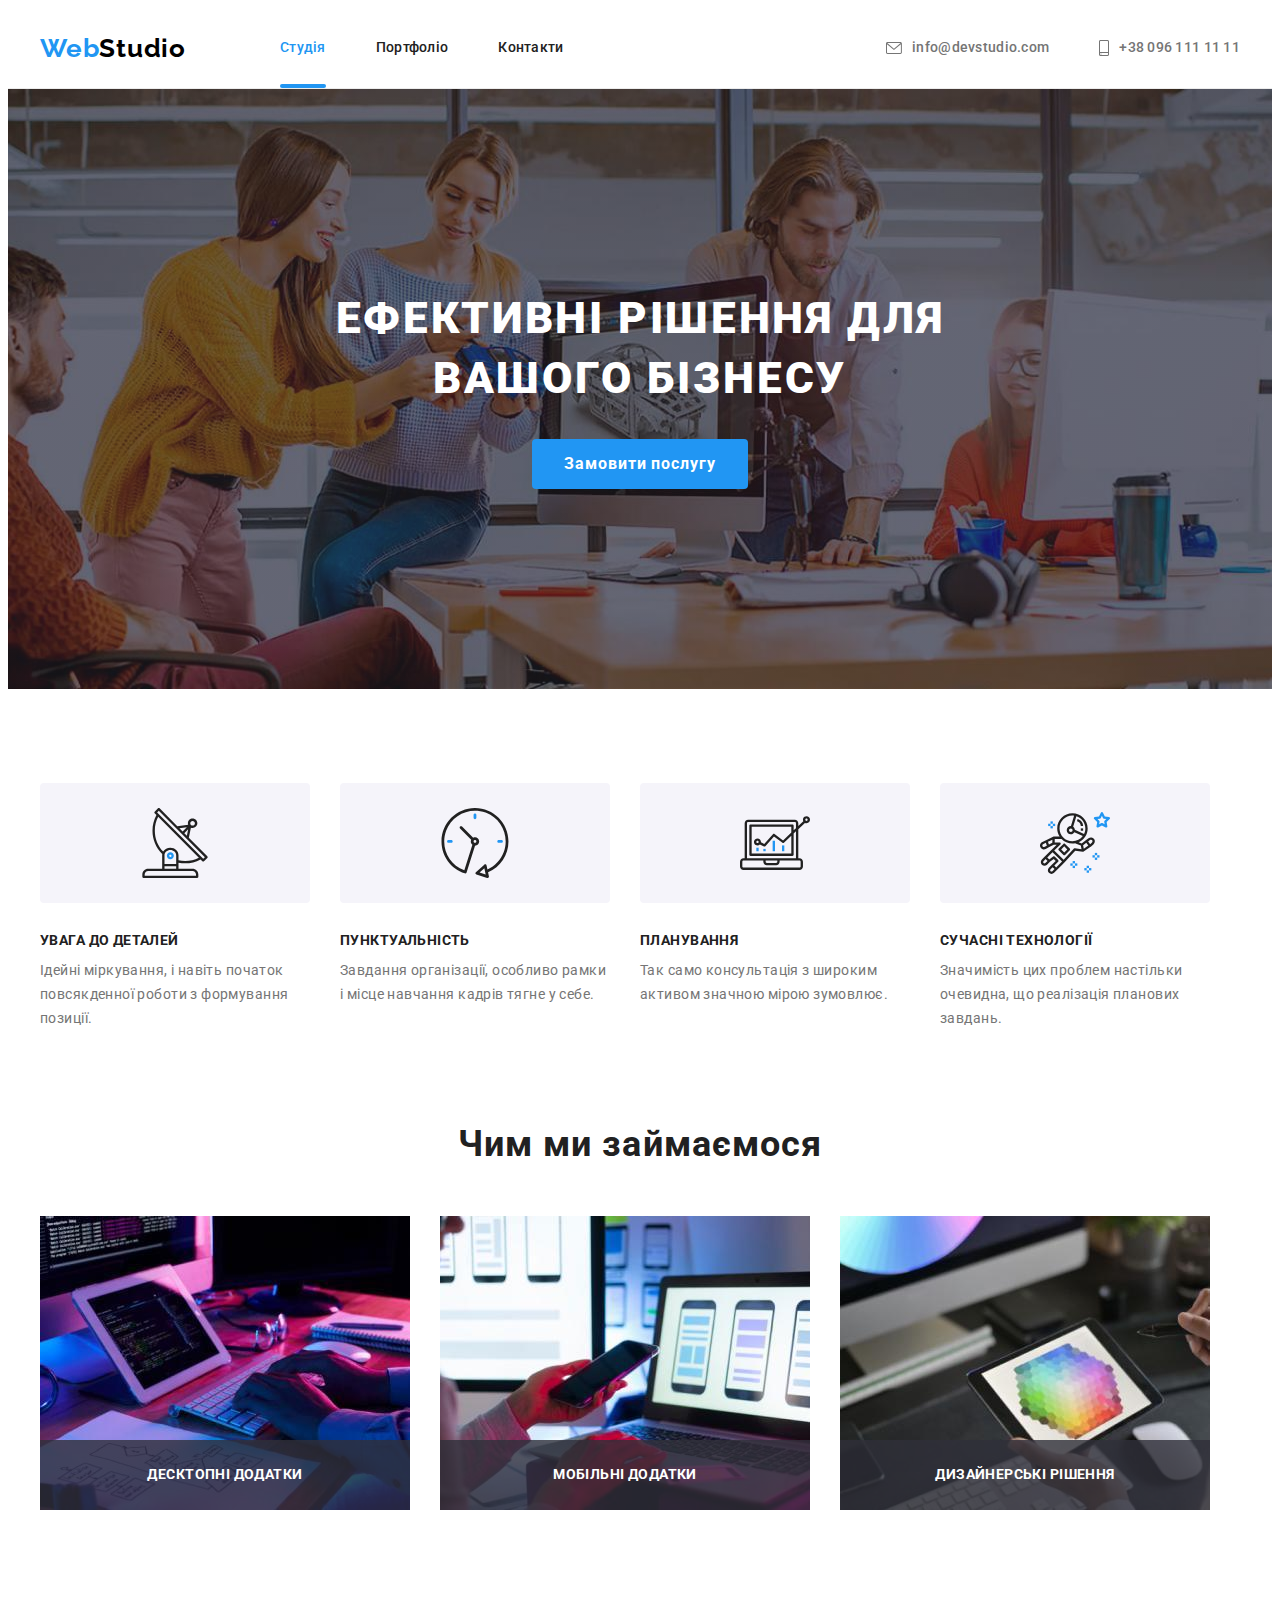
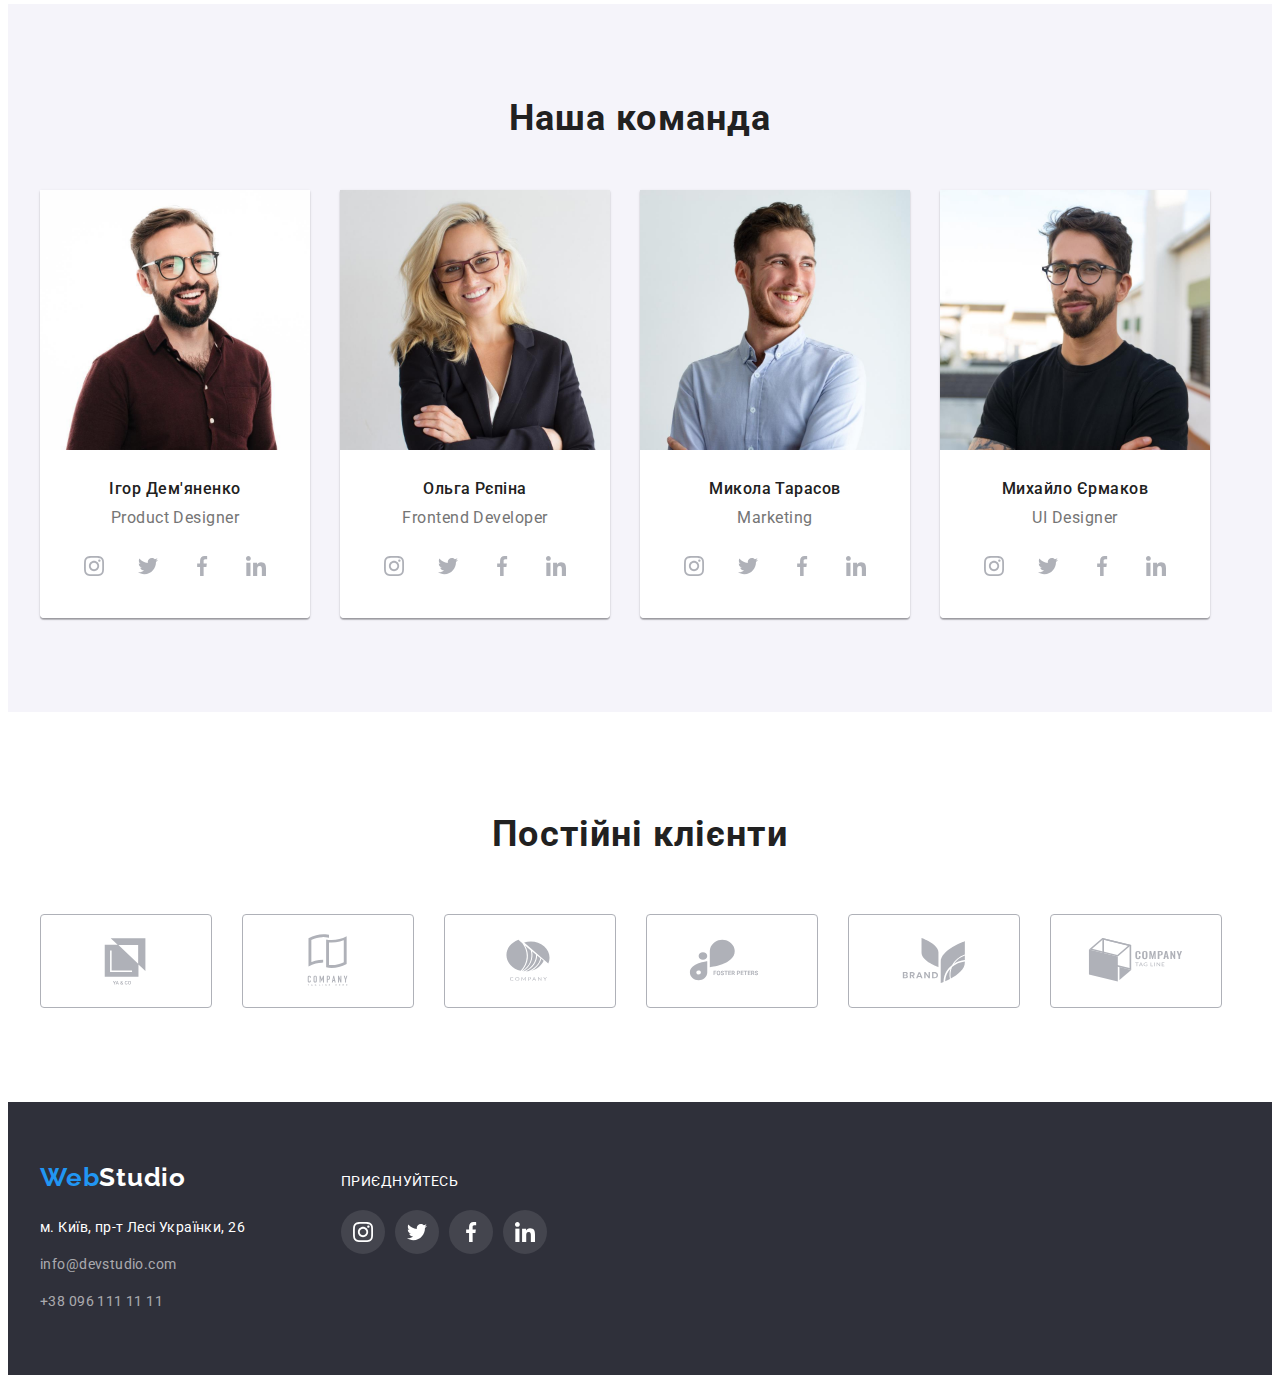
<file: index.html>
<!DOCTYPE html>
<html lang="ru">
  <head>
    <meta charset="UTF-8" />
    <meta http-equiv="X-UA-Compatible" content="IE=edge" />
    <meta name="viewport" content="width=device-width, initial-scale=1.0" />
    <link rel="preconnect" href="https://fonts.googleapis.com" />
    <link rel="preconnect" href="https://fonts.gstatic.com" crossorigin />
    <link
      href="https://fonts.googleapis.com/css2?family=Raleway:wght@700&family=Roboto:wght@400;500;700;900&display=swap"
      rel="stylesheet"
    />
    <link
      rel="stylesheet"
      href="https://cdnjs.cloudflare.com/ajax/libs/modern-normalize/1.1.0/modern-normalize.min.css"
      integrity="sha512-wpPYUAdjBVSE4KJnH1VR1HeZfpl1ub8YT/NKx4PuQ5NmX2tKuGu6U/JRp5y+Y8XG2tV+wKQpNHVUX03MfMFn9Q=="
      crossorigin="anonymous"
      referrerpolicy="no-referrer"
    />
    <link rel="stylesheet" href="./css/styles.css" />
    <title>WebStudio</title>
  </head>
  <body>
    <!-- header -->
    <header class="header">
      <div class="container">
        <a class="header-logo link" href="./index.html"><span>Web</span>Studio</a>
        <!-- nav -->
        <nav class="nav">
          <ul class="nav-list list">
            <li class="nav-item">
              <a class="nav-link link active-page" href="./index.html">Студія</a>
            </li>

            <li class="nav-item">
              <a class="nav-link link" href="./portfolio.html">Портфоліо</a>
            </li>

            <li class="nav-item">
              <a class="nav-link link" href="">Контакти</a>
            </li>
          </ul>
        </nav>
        <ul class="auth-list list">
          <li class="auth-item">
            <a class="auth-link link" href="mailto:info@devstudio.com">
              <svg class="auth-icon" width="16" height="12">
                <use href="./images/icons.svg#icon-envelope"></use>
              </svg>
              info@devstudio.com</a
            >
          </li>

          <li class="auth-item">
            <a class="auth-link link" href="tel:+380961111111">
              <svg class="auth-icon" width="10" height="16">
                <use href="./images/icons.svg#icon-smartphone"></use>
              </svg>
              +38 096 111 11 11</a
            >
          </li>
        </ul>
      </div>
    </header>
    <main>
      <!-- section hero -->
      <section class="hero">
        <div class="container">
          <h1 class="hero-title">Ефективні рішення для вашого бізнесу</h1>
          <button class="hero-btn" data-modal-open type="button">Замовити послугу</button>
        </div>
      </section>
      <!-- section our priorities -->
      <section class="priorities">
        <div class="container">
          <ul class="priorities-list list">
            <li class="priorities-item">
              <div class="priorities-bg-icons">
                <svg width="70" height="70">
                  <use href="./images/icons.svg#icon-antenna"></use>
                </svg>
              </div>
              <h3 class="priorities-title">УВАГА ДО ДЕТАЛЕЙ</h3>
              <p class="priorities-text">
                Ідейні міркування, і навіть початок повсякденної роботи з формування позиції.
              </p>
            </li>

            <li class="priorities-item">
              <div class="priorities-bg-icons">
                <svg width="70" height="70">
                  <use href="./images/icons.svg#icon-clock"></use>
                </svg>
              </div>
              <h3 class="priorities-title">ПУНКТУАЛЬНІСТЬ</h3>
              <p class="priorities-text">
                Завдання організації, особливо рамки і місце навчання кадрів тягне у себе.
              </p>
            </li>

            <li class="priorities-item">
              <div class="priorities-bg-icons">
                <svg width="70" height="70">
                  <use href="./images/icons.svg#icon-diagram"></use>
                </svg>
              </div>
              <h3 class="priorities-title">ПЛАНУВАННЯ</h3>
              <p class="priorities-text">
                Так само консультація з широким активом значною мірою зумовлює.
              </p>
            </li>

            <li class="priorities-item">
              <div class="priorities-bg-icons">
                <svg width="70" height="70">
                  <use href="./images/icons.svg#icon-astronaut"></use>
                </svg>
              </div>
              <h3 class="priorities-title">СУЧАСНІ ТЕХНОЛОГІЇ</h3>
              <p class="priorities-text">
                Значимість цих проблем настільки очевидна, що реалізація планових завдань.
              </p>
            </li>
          </ul>
        </div>
      </section>
      <!-- section our works -->
      <section class="works">
        <div class="container">
          <h2 class="works-title">Чим ми займаємося</h2>
          <ul class="works-list list">
            <li class="works-item">
              <img class="works-img" src="./images/img1.jpg" alt="desctop codding" width="370" />
              <h3 class="works-type">Десктопні додатки</h3>
            </li>

            <li class="works-item">
              <img class="works-img" src="./images/img2.jpg" alt="modile codding" width="370" />
              <h3 class="works-type">Мобільні додатки</h3>
            </li>

            <li class="works-item">
              <img class="works-img" src="./images/img3.jpg" alt="graffic design" width="370" />
              <h3 class="works-type">Дизайнерські рішення</h3>
            </li>
          </ul>
        </div>
      </section>
      <!-- section our team -->
      <section class="team">
        <div class="container">
          <h2 class="team-title">Наша команда</h2>
          <ul class="team-list list">
            <li class="team-item">
              <img
                class="team-img"
                src="./images/img4.jpg"
                alt="Ігор Дем'яненко"
                width="270"
                height="260"
              />
              <div class="team-people">
                <h3 class="team-name">Ігор Дем'яненко</h3>
                <p class="team-position">Product Designer</p>
                <ul class="team-soc-icon-list list">
                  <li class="team-soc-icon-item">
                    <svg width="20" height="20">
                      <use href="./images/icons.svg#icon-instagram"></use>
                    </svg>
                  </li>

                  <li class="team-soc-icon-item">
                    <svg width="20" height="20">
                      <use href="./images/icons.svg#icon-twitter"></use>
                    </svg>
                  </li>

                  <li class="team-soc-icon-item">
                    <svg width="20" height="20">
                      <use href="./images/icons.svg#icon-facebook"></use>
                    </svg>
                  </li>

                  <li class="team-soc-icon-item">
                    <svg width="20" height="20">
                      <use href="./images/icons.svg#icon-linkedin"></use>
                    </svg>
                  </li>
                </ul>
              </div>
            </li>

            <li class="team-item">
              <img
                class="team-img"
                src="./images/img5.jpg"
                alt="Ольга Рєпіна"
                width="270"
                height="260"
              />
              <div class="team-people">
                <h3 class="team-name">Ольга Рєпіна</h3>
                <p class="team-position">Frontend Developer</p>
                <ul class="team-soc-icon-list list">
                  <li class="team-soc-icon-item">
                    <svg width="20" height="20">
                      <use href="./images/icons.svg#icon-instagram"></use>
                    </svg>
                  </li>

                  <li class="team-soc-icon-item">
                    <svg width="20" height="20">
                      <use href="./images/icons.svg#icon-twitter"></use>
                    </svg>
                  </li>

                  <li class="team-soc-icon-item">
                    <svg width="20" height="20">
                      <use href="./images/icons.svg#icon-facebook"></use>
                    </svg>
                  </li>

                  <li class="team-soc-icon-item">
                    <svg width="20" height="20">
                      <use href="./images/icons.svg#icon-linkedin"></use>
                    </svg>
                  </li>
                </ul>
              </div>
            </li>

            <li class="team-item">
              <img
                class="team-img"
                src="./images/img6.jpg"
                alt="Микола Тарасов"
                width="270"
                height="260"
              />
              <div class="team-people">
                <h3 class="team-name">Микола Тарасов</h3>
                <p class="team-position">Marketing</p>
                <ul class="team-soc-icon-list list">
                  <li class="team-soc-icon-item">
                    <svg width="20" height="20">
                      <use href="./images/icons.svg#icon-instagram"></use>
                    </svg>
                  </li>

                  <li class="team-soc-icon-item">
                    <svg width="20" height="20">
                      <use href="./images/icons.svg#icon-twitter"></use>
                    </svg>
                  </li>

                  <li class="team-soc-icon-item">
                    <svg width="20" height="20">
                      <use href="./images/icons.svg#icon-facebook"></use>
                    </svg>
                  </li>

                  <li class="team-soc-icon-item">
                    <svg width="20" height="20">
                      <use href="./images/icons.svg#icon-linkedin"></use>
                    </svg>
                  </li>
                </ul>
              </div>
            </li>

            <li class="team-item">
              <img
                class="team-img"
                src="./images/img7.jpg"
                alt="Михайло Єрмаков"
                width="270"
                height="260"
              />
              <div class="team-people">
                <h3 class="team-name">Михайло Єрмаков</h3>
                <p class="team-position">UI Designer</p>
                <ul class="team-soc-icon-list list">
                  <li class="team-soc-icon-item">
                    <svg width="20" height="20">
                      <use href="./images/icons.svg#icon-instagram"></use>
                    </svg>
                  </li>

                  <li class="team-soc-icon-item">
                    <svg width="20" height="20">
                      <use href="./images/icons.svg#icon-twitter"></use>
                    </svg>
                  </li>

                  <li class="team-soc-icon-item">
                    <svg width="20" height="20">
                      <use href="./images/icons.svg#icon-facebook"></use>
                    </svg>
                  </li>

                  <li class="team-soc-icon-item">
                    <svg width="20" height="20">
                      <use href="./images/icons.svg#icon-linkedin"></use>
                    </svg>
                  </li>
                </ul>
              </div>
            </li>
          </ul>
        </div>
      </section>
      <section class="clients">
        <div class="container">
          <h2 class="clients-title">Постійні клієнти</h2>
          <ul class="clients-list list">
            <li class="clients-item">
              <a class="clients-link" href="">
                <svg width="106" height="60">
                  <use href="./images/icons.svg#icon-Logo-1"></use>
                </svg>
              </a>
            </li>

            <li class="clients-item">
              <a class="clients-link" href="">
                <svg width="106" height="60">
                  <use href="./images/icons.svg#icon-Logo-2"></use>
                </svg>
              </a>
            </li>

            <li class="clients-item">
              <a class="clients-link" href="">
                <svg width="106" height="60">
                  <use href="./images/icons.svg#icon-Logo-3"></use>
                </svg>
              </a>
            </li>

            <li class="clients-item">
              <a class="clients-link" href="">
                <svg width="106" height="60">
                  <use href="./images/icons.svg#icon-Logo-4"></use>
                </svg>
              </a>
            </li>

            <li class="clients-item">
              <a class="clients-link" href="">
                <svg width="106" height="60">
                  <use href="./images/icons.svg#icon-Logo-5"></use>
                </svg>
              </a>
            </li>

            <li class="clients-item">
              <a class="clients-link" href="">
                <svg width="106" height="60">
                  <use href="./images/icons.svg#icon-Logo-6"></use>
                </svg>
              </a>
            </li>
          </ul>
        </div>
      </section>
    </main>
    <!-- footer -->
    <footer class="footer">
      <div class="container">
        <div class="footer-div-1">
          <a class="footer-logo link" href="./index.html"><span>Web</span>Studio</a>
          <address class="address">
            <ul class="address-list list">
              <li class="address-item">
                <a
                  class="address-google link"
                  href="https://goo.gl/maps/LjBzuskVFtywndPZ7"
                  target="_blank"
                  rel="noopener noreferrer nofollow"
                  >м. Київ, пр-т Лесі Українки, 26</a
                >
              </li>

              <li class="address-item">
                <a class="address-mail link" href="mailto:info@devstudio.com">info@devstudio.com</a>
              </li>

              <li class="address-item">
                <a class="address-tel link" href="tel:+380961111111">+38 096 111 11 11</a>
              </li>
            </ul>
          </address>
        </div>
        <div class="footer-div-2">
          <p>приєднуйтесь</p>
          <ul class="footer-soc-list list">
            <li class="footer-soc-item">
              <a href="" class="footer-soc-link">
                <svg width="20" height="20">
                  <use href="./images/icons.svg#icon-instagram"></use>
                </svg>
              </a>
            </li>

            <li class="footer-soc-item">
              <a href="" class="footer-soc-link">
                <svg width="20" height="20">
                  <use href="./images/icons.svg#icon-twitter"></use>
                </svg>
              </a>
            </li>

            <li class="footer-soc-item">
              <a href="" class="footer-soc-link">
                <svg width="20" height="20">
                  <use href="./images/icons.svg#icon-facebook"></use>
                </svg>
              </a>
            </li>

            <li class="footer-soc-item">
              <a href="" class="footer-soc-link">
                <svg width="20" height="20">
                  <use href="./images/icons.svg#icon-linkedin"></use>
                </svg>
              </a>
            </li>
          </ul>
        </div>
      </div>
    </footer>
    <div class="backdrop is-hidden" data-modal>
      <div class="modal">
        <button class="modal-btn-close" data-modal-close type="button">
          <svg class="modal-close-icon" width="18" height="18">
            <use href="./images/icons.svg#icon-close-black"></use>
          </svg>
        </button>
      </div>
    </div>
    <script src="./js/modal.js"></script>
  </body>
</html>
</file>
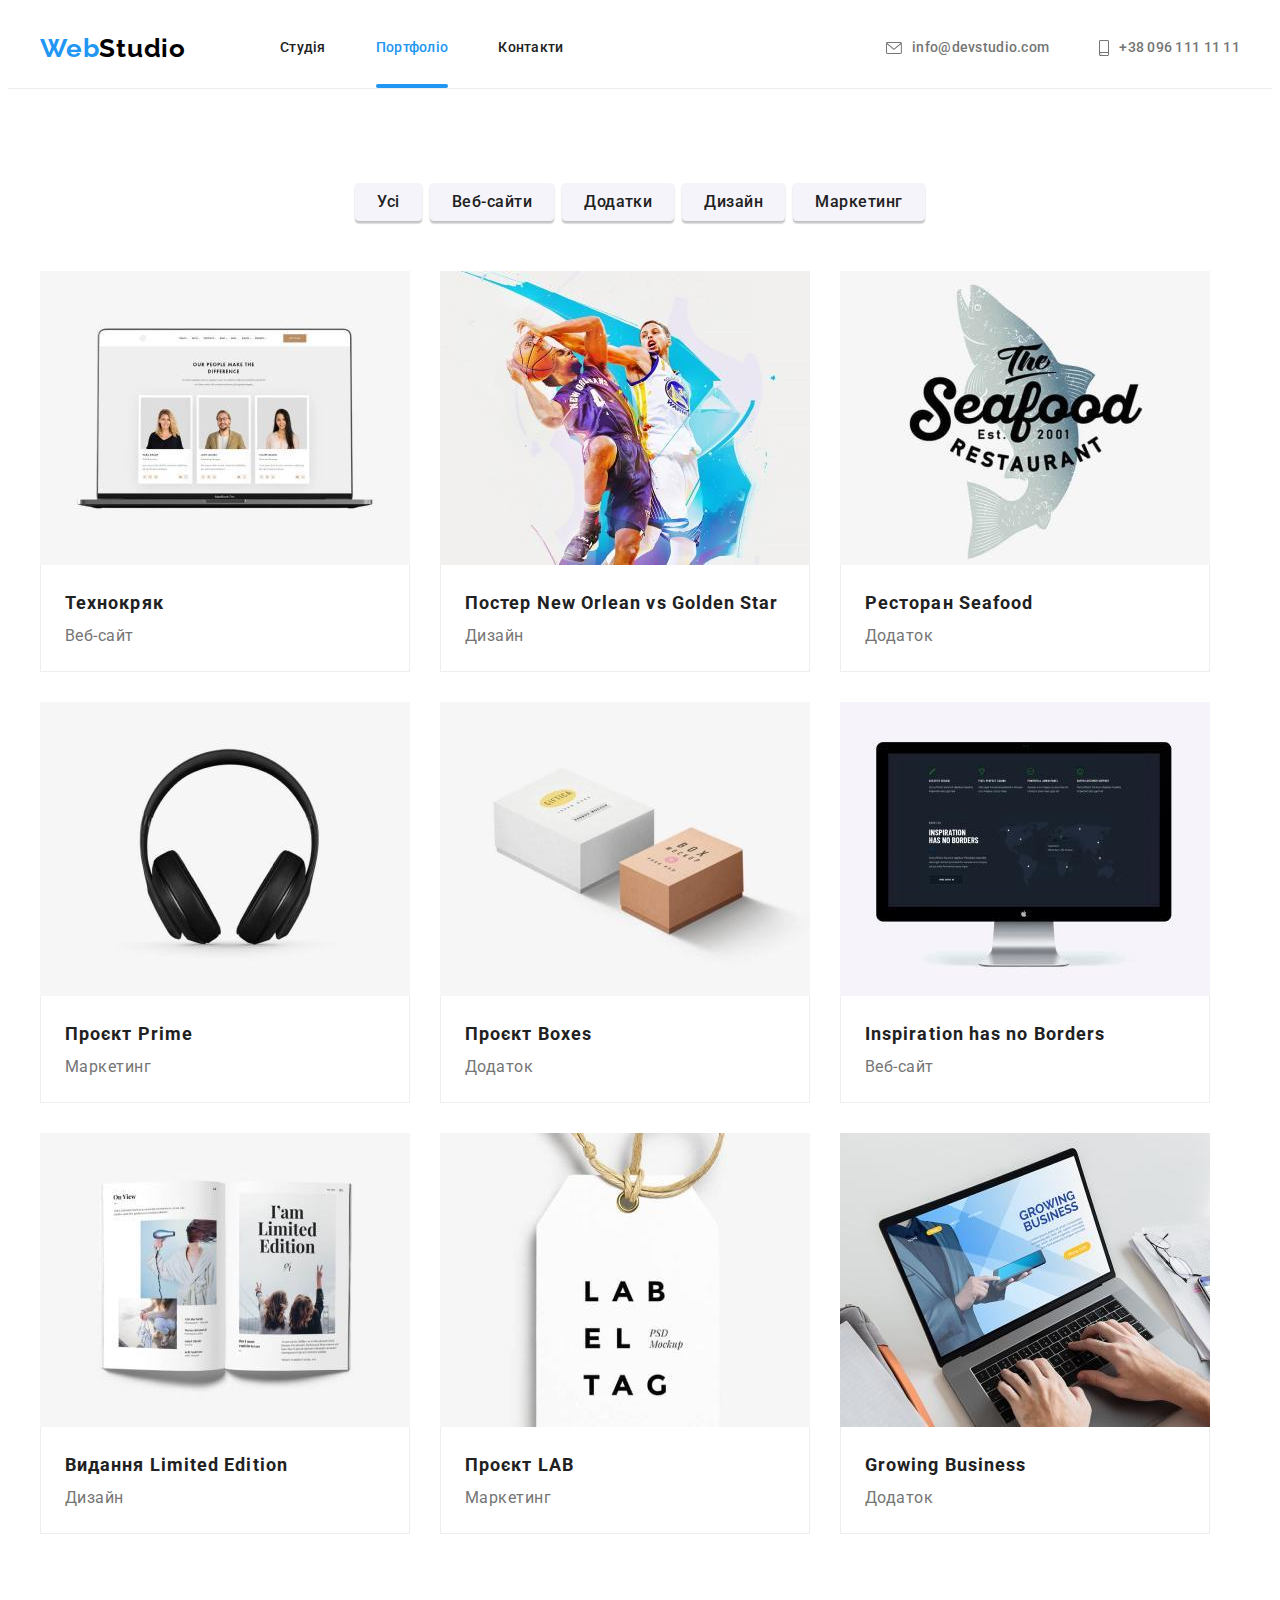
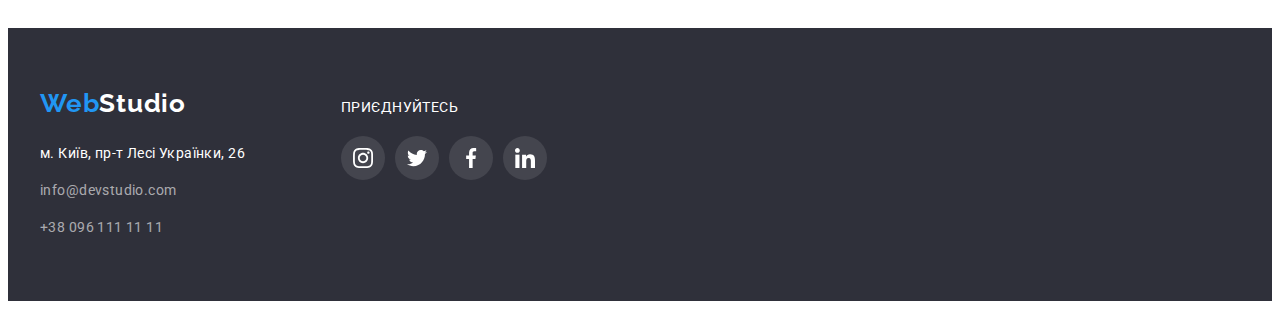
<file: portfolio.html>
<!DOCTYPE html>
<html lang="en">
  <head>
    <meta charset="UTF-8" />
    <meta http-equiv="X-UA-Compatible" content="IE=edge" />
    <meta name="viewport" content="width=device-width, initial-scale=1.0" />
    <link rel="preconnect" href="https://fonts.googleapis.com" />
    <link rel="preconnect" href="https://fonts.gstatic.com" crossorigin />
    <link
      href="https://fonts.googleapis.com/css2?family=Raleway:wght@700&family=Roboto:wght@400;500;700;900&display=swap"
      rel="stylesheet"
    />
    <link
      rel="stylesheet"
      href="https://cdnjs.cloudflare.com/ajax/libs/modern-normalize/1.1.0/modern-normalize.min.css"
      integrity="sha512-wpPYUAdjBVSE4KJnH1VR1HeZfpl1ub8YT/NKx4PuQ5NmX2tKuGu6U/JRp5y+Y8XG2tV+wKQpNHVUX03MfMFn9Q=="
      crossorigin="anonymous"
      referrerpolicy="no-referrer"
    />
    <link rel="stylesheet" href="./css/styles.css" />
    <title>WebStudio</title>
  </head>
  <body>
    <!-- header -->
    <header class="header">
      <div class="container">
        <a class="header-logo link" href="./index.html"><span>Web</span>Studio</a>
        <!-- nav -->
        <nav class="nav">
          <ul class="nav-list list">
            <li class="nav-item">
              <a class="nav-link link" href="./index.html">Студія</a>
            </li>

            <li class="nav-item">
              <a class="nav-link link active-page" href="./portfolio.html">Портфоліо</a>
            </li>

            <li class="nav-item">
              <a class="nav-link link" href="">Контакти</a>
            </li>
          </ul>
        </nav>
        <ul class="auth-list list">
          <li class="auth-item">
            <a class="auth-link link" href="mailto:info@devstudio.com">
              <svg class="auth-icon" width="16" height="12">
                <use href="./images/icons.svg#icon-envelope"></use>
              </svg>
              info@devstudio.com</a
            >
          </li>

          <li class="auth-item">
            <a class="auth-link link" href="tel:+380961111111">
              <svg class="auth-icon" width="10" height="16">
                <use href="./images/icons.svg#icon-smartphone"></use>
              </svg>
              +38 096 111 11 11</a
            >
          </li>
        </ul>
      </div>
    </header>
    <main>
      <!-- section portfolio -->
      <section class="portfolio">
        <div class="container">
          <h1 class="portfolio-header visually-hidden">Portfolio</h1>
          <ul class="portfolio-filter list">
            <li class="portfolio-filter-item">
              <button class="portfolio-btn" type="button">Усі</button>
            </li>

            <li class="portfolio-filter-item">
              <button class="portfolio-btn" type="button">Веб-сайти</button>
            </li>

            <li class="portfolio-filter-item">
              <button class="portfolio-btn" type="button">Додатки</button>
            </li>

            <li class="portfolio-filter-item">
              <button class="portfolio-btn" type="button">Дизайн</button>
            </li>

            <li class="portfolio-filter-item">
              <button class="portfolio-btn" type="button">Маркетинг</button>
            </li>
          </ul>

          <ul class="portfolio-project-list list">
            <li class="project-item">
              <a class="project-link link" href="">
                <div class="project-wrap">
                  <img
                    class="project-img"
                    src="./images/img8.jpg"
                    alt="Технокряк"
                    width="370"
                    height="294"
                  />
                  <p class="project-wrap-text">
                    Ресурс пропонує комплексні пропозиції з різним рівнем функціоналу та сервісів.
                    Все це дозволить відвідувачу отримати вичерпні відомості про компанію чи
                    приватну особу.
                  </p>
                </div>
                <div class="project-card-text">
                  <h2 class="project-title">Технокряк</h2>
                  <p class="project-text">Веб-сайт</p>
                </div>
              </a>
            </li>

            <li class="project-item">
              <a class="project-link link" href="">
                <div class="project-wrap">
                  <img
                    class="project-img"
                    src="./images/img9.jpg"
                    alt="Постер New Orlean vs Golden Star"
                    width="370"
                    height="294"
                  />
                  <p class="project-wrap-text">
                    Ресурс пропонує комплексні пропозиції з різним рівнем функціоналу та сервісів.
                    Все це дозволить відвідувачу отримати вичерпні відомості про компанію чи
                    приватну особу.
                  </p>
                </div>
                <div class="project-card-text">
                  <h2 class="project-title">Постер New Orlean vs Golden Star</h2>
                  <p class="project-text">Дизайн</p>
                </div>
              </a>
            </li>

            <li class="project-item">
              <a class="project-link link" href="">
                <div class="project-wrap">
                  <img
                    class="project-img"
                    src="./images/img10.jpg"
                    alt="Ресторан Seafood"
                    width="370"
                    height="294"
                  />
                  <p class="project-wrap-text">
                    Ресурс пропонує комплексні пропозиції з різним рівнем функціоналу та сервісів.
                    Все це дозволить відвідувачу отримати вичерпні відомості про компанію чи
                    приватну особу.
                  </p>
                </div>
                <div class="project-card-text">
                  <h2 class="project-title">Ресторан Seafood</h2>
                  <p class="project-text">Додаток</p>
                </div>
              </a>
            </li>

            <li class="project-item">
              <a class="project-link link" href="">
                <div class="project-wrap">
                  <img
                    class="project-img"
                    src="./images/img11.jpg"
                    alt="Проєкт Prime"
                    width="370"
                    height="294"
                  />
                  <p class="project-wrap-text">
                    Ресурс пропонує комплексні пропозиції з різним рівнем функціоналу та сервісів.
                    Все це дозволить відвідувачу отримати вичерпні відомості про компанію чи
                    приватну особу.
                  </p>
                </div>
                <div class="project-card-text">
                  <h2 class="project-title">Проєкт Prime</h2>
                  <p class="project-text">Маркетинг</p>
                </div>
              </a>
            </li>

            <li class="project-item">
              <a class="project-link link" href="">
                <div class="project-wrap">
                  <img
                    class="project-img"
                    src="./images/img12.jpg"
                    alt="Проєкт Boxes"
                    width="370"
                    height="294"
                  />
                  <p class="project-wrap-text">
                    Ресурс пропонує комплексні пропозиції з різним рівнем функціоналу та сервісів.
                    Все це дозволить відвідувачу отримати вичерпні відомості про компанію чи
                    приватну особу.
                  </p>
                </div>
                <div class="project-card-text">
                  <h2 class="project-title">Проєкт Boxes</h2>
                  <p class="project-text">Додаток</p>
                </div>
              </a>
            </li>

            <li class="project-item">
              <a class="project-link link" href="">
                <div class="project-wrap">
                  <img
                    class="project-img"
                    src="./images/img13.jpg"
                    alt="Inspiration has no Borders"
                    width="370"
                    height="294"
                  />
                  <p class="project-wrap-text">
                    Ресурс пропонує комплексні пропозиції з різним рівнем функціоналу та сервісів.
                    Все це дозволить відвідувачу отримати вичерпні відомості про компанію чи
                    приватну особу.
                  </p>
                </div>
                <div class="project-card-text">
                  <h2 class="project-title">Inspiration has no Borders</h2>
                  <p class="project-text">Веб-сайт</p>
                </div>
              </a>
            </li>

            <li class="project-item">
              <a class="project-link link" href="">
                <div class="project-wrap">
                  <img
                    class="project-img"
                    src="./images/img14.jpg"
                    alt="Видання Limited Edition"
                    width="370"
                    height="294"
                  />
                  <p class="project-wrap-text">
                    Ресурс пропонує комплексні пропозиції з різним рівнем функціоналу та сервісів.
                    Все це дозволить відвідувачу отримати вичерпні відомості про компанію чи
                    приватну особу.
                  </p>
                </div>
                <div class="project-card-text">
                  <h2 class="project-title">Видання Limited Edition</h2>
                  <p class="project-text">Дизайн</p>
                </div>
              </a>
            </li>

            <li class="project-item">
              <a class="project-link link" href="">
                <div class="project-wrap">
                  <img
                    class="project-img"
                    src="./images/img15.jpg"
                    alt="Проєкт LAB"
                    width="370"
                    height="294"
                  />
                  <p class="project-wrap-text">
                    Ресурс пропонує комплексні пропозиції з різним рівнем функціоналу та сервісів.
                    Все це дозволить відвідувачу отримати вичерпні відомості про компанію чи
                    приватну особу.
                  </p>
                </div>
                <div class="project-card-text">
                  <h2 class="project-title">Проєкт LAB</h2>
                  <p class="project-text">Маркетинг</p>
                </div>
              </a>
            </li>

            <li class="project-item">
              <a class="project-link link" href="">
                <div class="project-wrap">
                  <img
                    class="project-img"
                    src="./images/img16.jpg"
                    alt="Growing Business"
                    width="370"
                    height="294"
                  />
                  <p class="project-wrap-text">
                    Ресурс пропонує комплексні пропозиції з різним рівнем функціоналу та сервісів.
                    Все це дозволить відвідувачу отримати вичерпні відомості про компанію чи
                    приватну особу.
                  </p>
                </div>
                <div class="project-card-text">
                  <h2 class="project-title">Growing Business</h2>
                  <p class="project-text">Додаток</p>
                </div>
              </a>
            </li>
          </ul>
        </div>
      </section>
    </main>
    <!-- footer -->
    <footer class="footer">
      <div class="container">
        <div class="footer-div-1">
          <a class="footer-logo link" href="./index.html"><span>Web</span>Studio</a>
          <address class="address">
            <ul class="address-list list">
              <li class="address-item">
                <a
                  class="address-google link"
                  href="https://goo.gl/maps/LjBzuskVFtywndPZ7"
                  target="_blank"
                  rel="noopener noreferrer nofollow"
                  >м. Київ, пр-т Лесі Українки, 26</a
                >
              </li>

              <li class="address-item">
                <a class="address-mail link" href="mailto:info@devstudio.com">info@devstudio.com</a>
              </li>

              <li class="address-item">
                <a class="address-tel link" href="tel:+380961111111">+38 096 111 11 11</a>
              </li>
            </ul>
          </address>
        </div>
        <div class="footer-div-2">
          <p>приєднуйтесь</p>
          <ul class="footer-soc-list list">
            <li class="footer-soc-item">
              <a href="" class="footer-soc-link">
                <svg width="20" height="20">
                  <use href="./images/icons.svg#icon-instagram"></use>
                </svg>
              </a>
            </li>

            <li class="footer-soc-item">
              <a href="" class="footer-soc-link">
                <svg width="20" height="20">
                  <use href="./images/icons.svg#icon-twitter"></use>
                </svg>
              </a>
            </li>

            <li class="footer-soc-item">
              <a href="" class="footer-soc-link">
                <svg width="20" height="20">
                  <use href="./images/icons.svg#icon-facebook"></use>
                </svg>
              </a>
            </li>

            <li class="footer-soc-item">
              <a href="" class="footer-soc-link">
                <svg width="20" height="20">
                  <use href="./images/icons.svg#icon-linkedin"></use>
                </svg>
              </a>
            </li>
          </ul>
        </div>
      </div>
    </footer>
  </body>
</html>
</file>
<file: css/styles.css>
:root {
  --main-bg-color: #ffffff;
  --second-bg-color: #f5f4fa;
  --third-bg-color: #2f303a;
  --accent-color: #2196f3;
  --btn-bg-color: #2196f3;
  --title-color: #212121;
  --text-color: #757575;
  --animation-time: 250ms cubic-bezier(0.4, 0, 0.2, 1);
}

body {
  font-family: 'Roboto', sans-serif;

  background-color: var(--main-bg-color);
  color: var(--text-color);
}

.link {
  text-decoration: none;
}

.list {
  list-style-type: none;
}

p,
h1,
h2,
h3,
h4,
h5,
h6 {
  margin: 0;
  padding: 0;
}

ul {
  margin: 0;
  padding: 0;
}

button {
  cursor: pointer;
}

img {
  display: block;
}

.container {
  width: 1200px;
  padding-left: 15px;
  padding-right: 15px;
  margin-left: auto;
  margin-right: auto;
  /* outline: 1px dotted red; */
}

.visually-hidden {
  position: absolute;
  white-space: nowrap;
  width: 1px;
  height: 1px;
  overflow: hidden;
  border: 0;
  padding: 0;
  clip: rect(0 0 0 0);
  clip-path: inset(50%);
  margin: -1px;
}

/* ------------------ HEADER ------------------*/

.header {
  border-bottom: 1px solid #ececec;
}

.header > .container {
  display: flex;
  align-items: center;
}

.header-logo {
  padding-top: 24px;
  padding-bottom: 24px;
  display: inline-block;
  margin-right: 94px;

  font-family: 'Raleway';
  font-weight: 700;
  font-size: 26px;
  line-height: 1.19;
  letter-spacing: 0.03em;

  color: #000000;
}

.header-logo span {
  color: var(--accent-color);
}

.nav {
  margin-right: auto;
}

.nav-list {
  display: flex;
  gap: 50px;
}

/* .nav-item:not(:last-child) {
  margin-right: 50px;
} */

.nav-link {
  display: block;
  padding-top: 32px;
  padding-bottom: 32px;

  font-weight: 500;
  font-size: 14px;
  line-height: 1.14;
  letter-spacing: 0.02em;

  color: var(--title-color);
  transition: color var(--animation-time);
}

.nav-link:hover,
.nav-link:focus {
  color: var(--accent-color);
}

.nav-link.active-page {
  position: relative;

  color: var(--accent-color);
}

.nav-link.active-page::after {
  content: '';
  position: absolute;
  left: 0;
  bottom: 0;

  display: block;
  height: 4px;
  width: 100%;

  border-radius: 2px;
  background-color: var(--accent-color);
}

.auth-list {
  display: flex;
  column-gap: 50px;
}

/* .auth-item:not(:last-child) {
  margin-right: 50px;
} */

.auth-link {
  display: flex;
  align-items: center;

  font-weight: 500;
  font-size: 14px;
  line-height: 1.14;
  letter-spacing: 0.02em;

  color: var(--text-color);
  transition: color var(--animation-time);
}

.auth-link:hover,
.auth-link:focus {
  color: var(--accent-color);
}

.auth-icon {
  margin-right: 10px;
  fill: currentColor;
}

/* ------------------ HERO ------------------*/

.hero {
  padding-bottom: 200px;
  padding-top: 200px;
  text-align: center;
  margin: 0 auto;

  background-image: linear-gradient(rgba(47, 48, 58, 0.4), rgba(47, 48, 58, 0.4)),
    url(../images/hero-bg.jpg);
  background-repeat: no-repeat;
  background-position: center;
  background-size: cover;
  background-color: var(--third-bg-color);
}

.hero-title {
  max-width: 696px;
  margin: 0px auto 30px;

  font-weight: 900;
  font-size: 44px;
  line-height: 1.36;
  letter-spacing: 0.06em;
  text-transform: uppercase;

  color: #ffffff;
}

.hero-btn {
  border: none;
  cursor: pointer;
  padding: 10px 32px;
  border-radius: 4px;

  font-family: inherit;
  font-weight: 700;
  font-size: 16px;
  line-height: 1.88;
  letter-spacing: 0.06em;

  background-color: var(--btn-bg-color);
  color: #ffffff;
}

/* ------------------ PRIOTITIES ------------------*/

.priorities {
  padding-top: 94px;
}

.priorities-list {
  display: flex;
  flex-wrap: wrap;
  gap: 30px;
}

.priorities-item {
  width: 270px;
}

.priorities-bg-icons {
  height: 120px;
  width: 270px;
  display: flex;
  justify-content: center;
  align-items: center;
  margin-bottom: 30px;

  background-color: #f5f4fa;
  border-radius: 4px;
}

.priorities-title {
  margin-bottom: 10px;

  font-size: 14px;
  line-height: 1.14;
  letter-spacing: 0.03em;
  text-transform: uppercase;

  color: var(--title-color);
}

.priorities-text {
  font-size: 14px;
  line-height: 1.71;
  letter-spacing: 0.03em;

  color: var(--text-color);
}

/* ------------------ OUR WORK ------------------*/

.works {
  padding-top: 94px;
  padding-bottom: 94px;
}

.works-title {
  font-size: 36px;
  line-height: 1.16;
  text-align: center;
  letter-spacing: 0.03em;

  color: var(--title-color);
  margin-bottom: 50px;
}

.works-list {
  display: flex;
  flex-wrap: wrap;
  gap: 30px;
}

.works-item {
  position: relative;
}

.works-type {
  position: absolute;
  left: 0;
  bottom: 0;

  display: block;
  padding-top: 27px;
  padding-bottom: 27px;
  width: 100%;

  font-size: 14px;
  line-height: 1.14;
  text-align: center;
  letter-spacing: 0.03em;
  text-transform: uppercase;
  color: #ffffff;
  background: rgba(47, 48, 58, 0.8);
}

/* ------------------ OUR TEAM ------------------*/

.team {
  background-color: var(--second-bg-color);
  padding-top: 94px;
  padding-bottom: 94px;
}

.team-title {
  margin-bottom: 50px;

  font-size: 36px;
  line-height: 1.16;
  text-align: center;
  letter-spacing: 0.03em;

  color: var(--title-color);
}

.team-list {
  display: flex;
  flex-wrap: wrap;
  gap: 30px;
}

.team-item {
  width: 270px;
  box-shadow: 0px 1px 3px rgba(0, 0, 0, 0.12), 0px 1px 1px rgba(0, 0, 0, 0.14),
    0px 2px 1px rgba(0, 0, 0, 0.2);
  border-radius: 0px 0px 4px 4px;
  overflow: hidden;
}

.team-people {
  padding-top: 30px;
  padding-bottom: 30px;

  text-align: center;

  background-color: var(--main-bg-color);
}

.team-name {
  margin-bottom: 10px;

  font-weight: 500;
  font-size: 16px;
  line-height: 1.18;
  letter-spacing: 0.03em;

  color: var(--title-color);
}
.team-position {
  margin-bottom: 16px;

  font-size: 16px;
  line-height: 1.18;
  letter-spacing: 0.03em;

  color: var(--text-color);
}

.team-soc-icon-list {
  display: flex;
  gap: 10px;
  justify-content: center;
}

.team-soc-icon-item {
  display: flex;
  justify-content: center;
  align-items: center;

  width: 44px;
  height: 44px;
  border-radius: 50%;
  color: #afb1b8;
  transition: color var(--animation-time), background-color var(--animation-time);
}

.team-soc-icon-item:hover {
  color: #ffffff;
  background-color: var(--accent-color);
}

.team-soc-icon-item > svg {
  fill: currentColor;
}

/* ------------------ CLIENTS ------------------*/

.clients {
  background-color: var(--main-bg-color);
  padding-top: 94px;
  padding-bottom: 94px;
}

.clients-title {
  padding-bottom: 50px;

  font-size: 36px;
  line-height: 1.61;
  text-align: center;
  letter-spacing: 0.03em;

  color: var(--title-color);
}

.clients-list {
  display: flex;
  gap: 30px;
}

.clients-link {
  display: flex;
  justify-content: center;
  align-items: center;
  width: 170px;
  height: 92px;
  border: 1px solid #afb1b8;
  border-radius: 4px;

  color: #afb1b8;
  transition: color var(--animation-time), border var(--animation-time);
}

.clients-link:focus,
.clients-link:hover {
  color: var(--accent-color);
  border: 1px solid var(--accent-color);
}

.clients-link > svg {
  fill: currentColor;
}

/* ------------------PORTFOLIO ------------------*/

.portfolio {
  padding-top: 94px;
  padding-bottom: 94px;
}

.portfolio-filter {
  margin-bottom: 50px;
  display: flex;
  justify-content: center;
}

.portfolio-btn {
  cursor: pointer;
  border: none;
  padding: 6px 22px;
  box-shadow: 0px 3px 1px rgba(0, 0, 0, 0.1), 0px 1px 2px rgba(0, 0, 0, 0.08),
    0px 2px 2px rgba(0, 0, 0, 0.12);
  border-radius: 4px;

  font-family: inherit;
  font-weight: 500;
  font-size: 16px;
  line-height: 1.62;
  text-align: center;
  letter-spacing: 0.03em;

  color: var(--title-color);
  background-color: var(--second-bg-color);

  transition: color var(--animation-time), background-color var(--animation-time);
}

.portfolio-btn:hover,
.portfolio-btn:focus {
  color: #ffffff;
  background-color: var(--accent-color);
}

.portfolio-filter-item:not(:last-child) {
  margin-right: 8px;
}

.portfolio-project-list {
  display: flex;
  flex-wrap: wrap;
  gap: 30px;
  /* margin-right: -30px;
  margin-bottom: -30px; */
}

.project-item {
  flex-basis: calc(100% / 3 - 30px);
  /* transition: all 0.5s ease; */
  /* margin-right: 30px;
  margin-bottom: 30px; */

  transition: box-shadow var(--animation-time);
}

/* .project-item:nth-child(3n) {
  margin-right: 0;
}

.project-item:nth-last-child(-n + 3) {
  margin-bottom: 0;
} */

.project-item:hover {
  /* z-index: 1; */
  box-shadow: 0px 1px 1px rgba(0, 0, 0, 0.12), 0px 4px 4px rgba(0, 0, 0, 0.06),
    1px 4px 6px rgba(0, 0, 0, 0.16);
  /* transform: scale(1.1); */
}

.project-wrap {
  position: relative;
  overflow: hidden;
}

.project-wrap-text {
  position: absolute;
  left: 0;
  top: 0;
  height: 100%;
  width: 100%;

  display: flex;
  padding: 24px;
  align-items: center;

  font-size: 18px;
  line-height: 1.56;
  letter-spacing: 0.03em;

  color: #ffffff;
  background: rgba(33, 150, 243, 0.9);
  transform: translateY(100%);
  /* opacity: 0; */
  transition: transform var(--animation-time);
  overflow: auto;
}

.project-item:hover .project-wrap-text {
  transform: translateY(0);
  /* opacity: 1; */
}

.project-card-text {
  padding: 20px 24px;
  border-left: 1px solid #eeeeee;
  border-right: 1px solid #eeeeee;
  border-bottom: 1px solid #eeeeee;
  background-color: #fff;
}

.project-title {
  font-size: 18px;
  line-height: 2;
  letter-spacing: 0.06em;

  color: var(--title-color);
}

.project-text {
  font-size: 16px;
  line-height: 1.88;
  letter-spacing: 0.03em;

  color: var(--text-color);
}

/* ------------------ FOOTER ------------------*/

.footer {
  background-color: var(--third-bg-color);
  padding-top: 60px;
  padding-bottom: 60px;
}

.footer > .container {
  display: flex;
  align-items: baseline;
}

.footer-logo {
  margin-bottom: 20px;
  display: inline-block;
  font-family: 'Raleway';
  font-weight: 700;
  font-size: 26px;
  line-height: 1.19;
  letter-spacing: 0.03em;

  color: #ffffff;
}

.footer-logo span {
  color: var(--accent-color);
}

.address {
  width: 231px;
}

.address-item {
  font-style: normal;
  font-size: 14px;
  line-height: 2;
  letter-spacing: 0.03em;
}

.address-item:not(:last-child) {
  margin-bottom: 9px;
}

.address-google {
  color: #ffffff;
}

.address-mail,
.address-tel {
  color: rgba(255, 255, 255, 0.6);
}

.address-item .link,
.address-item .link {
  transition: color var(--animation-time);
}

.address-item .link:hover,
.address-item .link:focus {
  color: var(--accent-color);
}

.footer-div-1 {
  margin-right: 70px;
}

.footer-div-2 > p {
  margin-bottom: 20px;

  font-size: 14px;
  line-height: 1.14;
  letter-spacing: 0.03em;
  text-transform: uppercase;

  color: #ffffff;
}

.footer-soc-list {
  display: flex;
  gap: 10px;
}

.footer-soc-link {
  display: flex;
  justify-content: center;
  align-items: center;
  width: 44px;
  height: 44px;
  border-radius: 50%;

  background: rgba(255, 255, 255, 0.1);
  color: #ffffff;

  transition: background-color var(--animation-time);
}

.footer-soc-link:hover,
.footer-soc-link:focus {
  background-color: var(--accent-color);
}

.footer-soc-link > svg {
  fill: currentColor;
}

/* ------------------ BACKDROP ------------------*/

.backdrop {
  position: fixed;
  top: 0;
  left: 0;
  width: 100%;
  height: 100%;

  background-color: rgba(0, 0, 0, 0.5);
  transition: opacity var(--animation-time), visibility var(--animation-time),
    transform var(--animation-time);
}

.modal {
  position: absolute;
  top: 50%;
  left: 50%;
  transform: translate(-50%, -50%);
  width: 528px;
  height: 581px;

  background: var(--main-bg-color);
  box-shadow: 0px 1px 3px rgba(0, 0, 0, 0.12), 0px 1px 1px rgba(0, 0, 0, 0.14),
    0px 2px 1px rgba(0, 0, 0, 0.2);
  border-radius: 4px;
}

.modal-btn-close {
  position: absolute;
  right: 8px;
  top: 8px;

  display: flex;
  justify-content: center;
  align-items: center;
  width: 30px;
  height: 30px;
  border: 1px solid rgba(0, 0, 0, 0.1);
  border-radius: 50%;
}

.is-hidden {
  opacity: 0;
  visibility: hidden;
  pointer-events: none;
  transform: scale(2);
}
</file>
